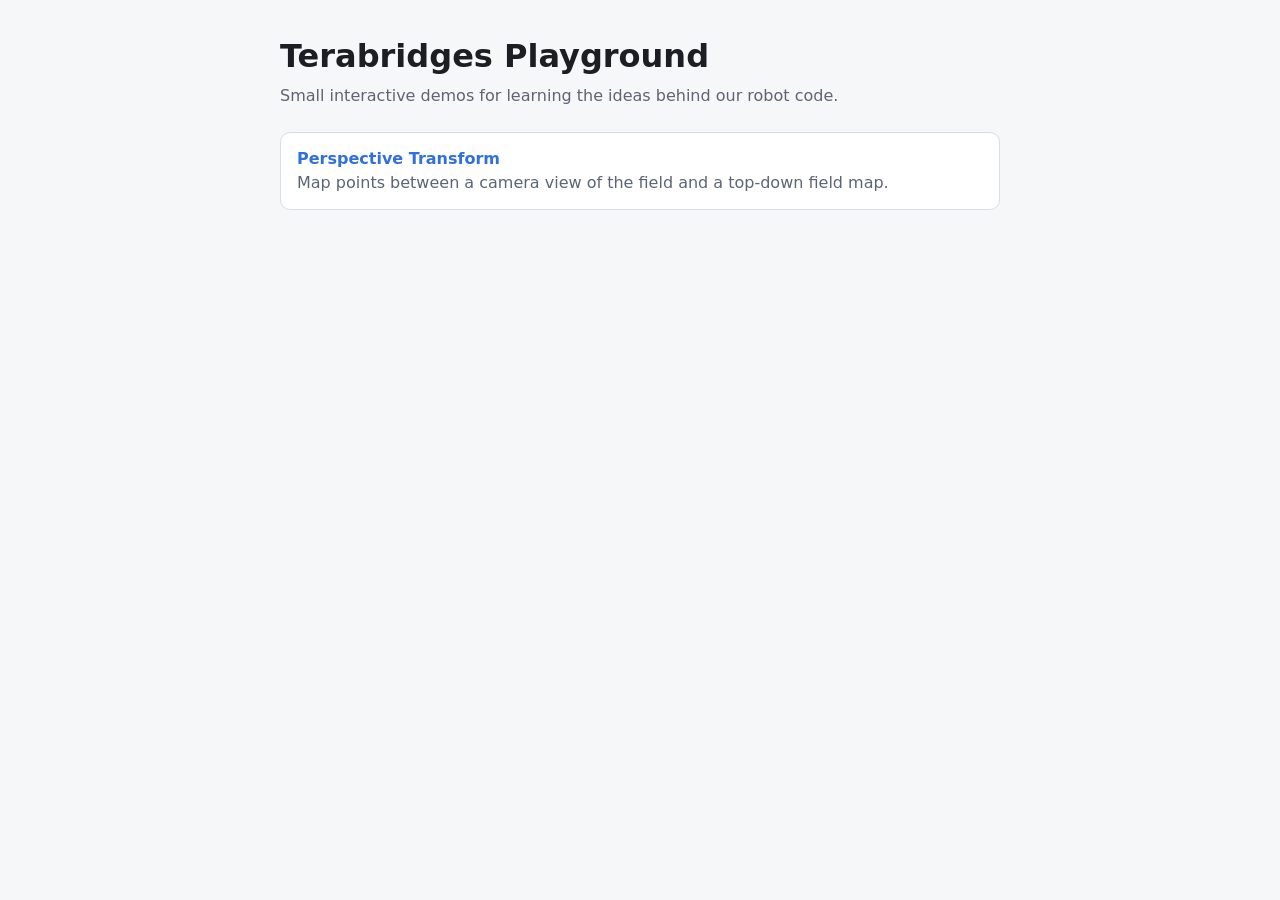
<file: index.html>
<!doctype html>
<html lang="en">
  <head>
    <meta charset="UTF-8" />
    <meta name="viewport" content="width=device-width, initial-scale=1.0" />
    <title>Terabridges Playground</title>
    <style>
      :root {
        --bg: #f6f7f9;
        --surface: #ffffff;
        --text: #1b1f24;
        --muted: #5b6573;
        --border: #d9dee5;
        --accent: #2f6fde;
        color-scheme: light;
      }
      @media (prefers-color-scheme: dark) {
        :root {
          --bg: #111418;
          --surface: #1a1f25;
          --text: #e6e9ee;
          --muted: #9aa4b1;
          --border: #2d343d;
          --accent: #5b8ff0;
          color-scheme: dark;
        }
      }
      body {
        margin: 0;
        padding: 32px 16px;
        background: var(--bg);
        color: var(--text);
        font: 16px/1.5 system-ui, -apple-system, "Segoe UI", sans-serif;
      }
      main {
        max-width: 720px;
        margin: 0 auto;
      }
      h1 {
        margin: 0 0 4px;
      }
      .lede {
        margin: 0 0 24px;
        color: var(--muted);
      }
      ul {
        list-style: none;
        padding: 0;
        display: grid;
        gap: 12px;
      }
      a {
        display: block;
        padding: 14px 16px;
        background: var(--surface);
        border: 1px solid var(--border);
        border-radius: 10px;
        color: inherit;
        text-decoration: none;
      }
      a:hover {
        border-color: var(--accent);
      }
      a strong {
        color: var(--accent);
      }
      a span {
        display: block;
        color: var(--muted);
      }
    </style>
  </head>
  <body>
    <main>
      <h1>Terabridges Playground</h1>
      <p class="lede">Small interactive demos for learning the ideas behind our robot code.</p>
      <ul>
        <li>
          <a href="perspective-transform/">
            <strong>Perspective Transform</strong>
            <span>Map points between a camera view of the field and a top-down field map.</span>
          </a>
        </li>
      </ul>
    </main>
  </body>
</html>
</file>
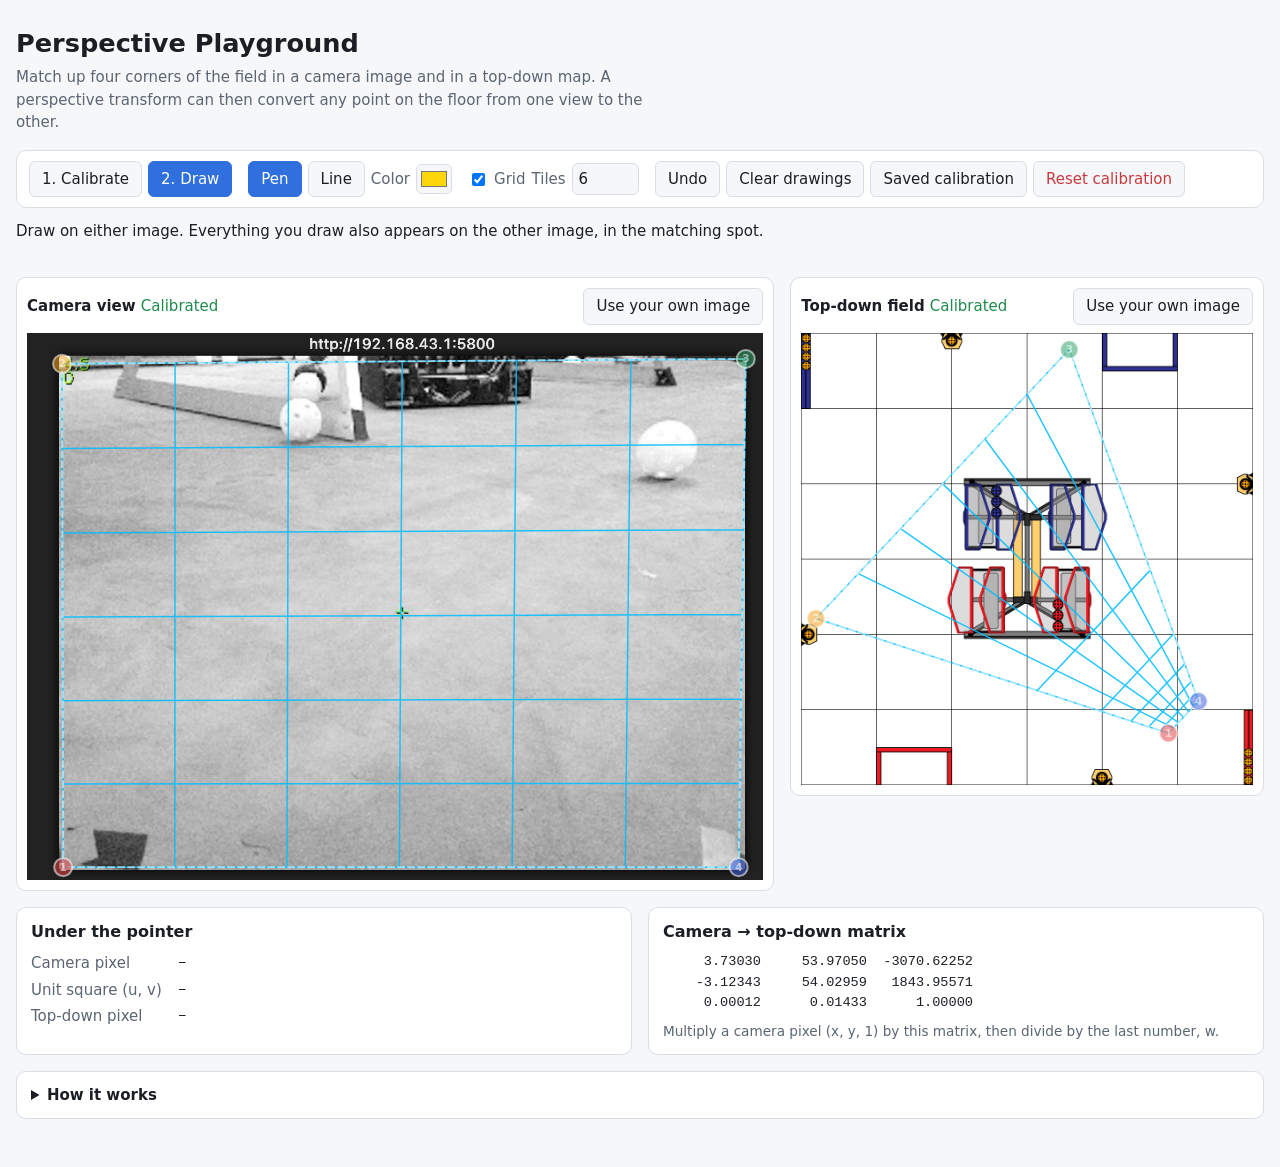
<file: perspective-transform/index.html>
<!doctype html>
<html lang="en">
  <head>
    <meta charset="UTF-8" />
    <meta name="viewport" content="width=device-width, initial-scale=1.0" />
    <title>Perspective Playground</title>
    <link rel="stylesheet" href="style.css" />
    <script type="module" src="js/main.js"></script>
  </head>
  <body>
    <header>
      <h1>Perspective Playground</h1>
      <p>
        Match up four corners of the field in a camera image and in a top-down map. A perspective transform can
        then convert any point on the floor from one view to the other.
      </p>
    </header>

    <div class="toolbar">
      <div class="group" role="group" aria-label="Mode">
        <button id="mode-calibrate" aria-pressed="true">1. Calibrate</button>
        <button id="mode-draw" aria-pressed="false">2. Draw</button>
      </div>
      <div class="group" role="group" aria-label="Drawing tool">
        <button id="tool-pen" aria-pressed="true">Pen</button>
        <button id="tool-line" aria-pressed="false">Line</button>
        <label class="color">Color <input id="color" type="color" value="#ffd60a" /></label>
      </div>
      <div class="group">
        <label><input id="show-grid" type="checkbox" checked /> Grid</label>
        <label>Tiles <input id="grid-divisions" type="number" min="1" max="48" value="6" /></label>
      </div>
      <div class="group">
        <button id="undo" title="Undo (Ctrl/Cmd+Z)">Undo</button>
        <button id="clear">Clear drawings</button>
        <button id="saved-calibration" title="Go back to the robot's calibration">Saved calibration</button>
        <button id="reset" class="danger">Reset calibration</button>
      </div>
    </div>

    <p id="instructions" class="instructions" aria-live="polite"></p>

    <main class="views">
      <figure>
        <figcaption>
          <span>Camera view <span id="camera-status" class="status"></span></span>
          <span class="image-actions">
            <label class="upload">Use your own image<input id="camera-upload" type="file" accept="image/*" /></label>
            <button id="camera-restore" hidden>Original image</button>
          </span>
        </figcaption>
        <div class="stage">
          <img id="camera-image" src="assets/calibrated_perspective.png" alt="The field seen from the robot's camera" draggable="false" />
          <canvas id="camera-canvas"></canvas>
        </div>
      </figure>
      <figure>
        <figcaption>
          <span>Top-down field <span id="field-status" class="status"></span></span>
          <span class="image-actions">
            <label class="upload">Use your own image<input id="field-upload" type="file" accept="image/*" /></label>
            <button id="field-restore" hidden>Original image</button>
          </span>
        </figcaption>
        <div class="stage">
          <img id="field-image" src="assets/biobuzz_top_down.png" alt="Top-down map of the field" draggable="false" />
          <canvas id="field-canvas"></canvas>
        </div>
      </figure>
    </main>

    <section class="panels">
      <div class="panel">
        <h2>Under the pointer</h2>
        <dl class="readout">
          <dt>Camera pixel</dt>
          <dd id="readout-camera">–</dd>
          <dt>Unit square (u, v)</dt>
          <dd id="readout-unit">–</dd>
          <dt>Top-down pixel</dt>
          <dd id="readout-topdown">–</dd>
        </dl>
      </div>
      <div class="panel">
        <h2>Camera → top-down matrix</h2>
        <pre id="matrix"></pre>
        <p class="hint">Multiply a camera pixel (x, y, 1) by this matrix, then divide by the last number, w.</p>
      </div>
    </section>

    <details class="explainer">
      <summary>How it works</summary>
      <p>
        The four corners you click on an image form a quadrilateral. <code>PerspectiveTransform.quadToSquare</code> builds a 3×3
        matrix that maps that quadrilateral onto the <em>unit square</em>: corner 1 goes to (0, 0), corner 2 to (1, 0), corner 3 to
        (1, 1) and corner 4 to (0, 1). Every drawing is saved in unit-square coordinates. To show it on an image, the page runs
        that image's transform backwards (<code>inverseTransform</code>).
      </p>
      <p>
        Going from one image to the other is just two steps: into the unit square with the first image's transform, then out
        with the second image's inverse. <code>quadToQuad</code> combines the two into the single matrix shown above. If a robot
        camera sees a game piece on the floor at some pixel, that matrix tells you where it is on the field map.
      </p>
      <p>
        <strong>The catch:</strong> this only works for points on the floor plane. Try tracing the top of a tall object in the
        camera view: it lands in the wrong spot on the top-down map, because a single photo can't tell you how high
        something is.
      </p>
    </details>
  </body>
</html>
</file>
<file: perspective-transform/style.css>
:root {
  --bg: #f6f7f9;
  --surface: #ffffff;
  --text: #1b1f24;
  --muted: #5b6573;
  --border: #d9dee5;
  --accent: #2f6fde;
  --accent-text: #ffffff;
  --danger: #c93a3f;
  --ok: #1f8a4c;
  color-scheme: light;
}

@media (prefers-color-scheme: dark) {
  :root {
    --bg: #111418;
    --surface: #1a1f25;
    --text: #e6e9ee;
    --muted: #9aa4b1;
    --border: #2d343d;
    --accent: #5b8ff0;
    --accent-text: #0b1220;
    --danger: #ef6b70;
    --ok: #4cc782;
    color-scheme: dark;
  }
}

* {
  box-sizing: border-box;
}

body {
  margin: 0;
  padding: 24px 16px 48px;
  background: var(--bg);
  color: var(--text);
  font: 15px/1.5 system-ui, -apple-system, "Segoe UI", sans-serif;
}

header,
.toolbar,
.instructions,
.views,
.panels,
.explainer {
  max-width: 1400px;
  margin-inline: auto;
}

h1 {
  margin: 0 0 4px;
  font-size: 1.6rem;
}

header p {
  margin: 0 0 16px;
  color: var(--muted);
  max-width: 70ch;
}

h2 {
  margin: 0 0 8px;
  font-size: 1rem;
}

.toolbar {
  display: flex;
  flex-wrap: wrap;
  gap: 8px 16px;
  align-items: center;
  padding: 10px 12px;
  background: var(--surface);
  border: 1px solid var(--border);
  border-radius: 10px;
}

.group {
  display: flex;
  flex-wrap: wrap;
  gap: 6px;
  align-items: center;
}

button {
  font: inherit;
  padding: 6px 12px;
  border-radius: 6px;
  border: 1px solid var(--border);
  background: var(--bg);
  color: var(--text);
  cursor: pointer;
}

button:hover {
  border-color: var(--accent);
}

button[aria-pressed="true"] {
  background: var(--accent);
  border-color: var(--accent);
  color: var(--accent-text);
}

button.danger {
  color: var(--danger);
}

label {
  display: inline-flex;
  gap: 6px;
  align-items: center;
  color: var(--muted);
}

input[type="number"] {
  width: 4.5em;
  font: inherit;
  padding: 4px 6px;
  border-radius: 6px;
  border: 1px solid var(--border);
  background: var(--bg);
  color: var(--text);
}

input[type="color"] {
  width: 36px;
  height: 30px;
  padding: 2px;
  border: 1px solid var(--border);
  border-radius: 6px;
  background: var(--bg);
}

.instructions {
  margin-block: 12px;
  min-height: 3em;
}

.swatch {
  display: inline-block;
  width: 0.8em;
  height: 0.8em;
  border-radius: 50%;
  background: var(--c);
  vertical-align: -0.05em;
}

.views {
  display: grid;
  grid-template-columns: 1fr;
  gap: 16px;
}

@media (min-width: 900px) {
  .views {
    grid-template-columns: 1.6fr 1fr;
    align-items: start;
  }
}

figure {
  margin: 0;
  padding: 10px;
  background: var(--surface);
  border: 1px solid var(--border);
  border-radius: 10px;
  min-width: 0;
}

figcaption {
  display: flex;
  flex-wrap: wrap;
  gap: 6px 12px;
  justify-content: space-between;
  align-items: center;
  margin-bottom: 8px;
  font-weight: 600;
}

.image-actions {
  display: flex;
  gap: 6px;
  font-weight: 400;
}

/* A file input styled like the other buttons. */
.upload {
  position: relative;
  padding: 6px 12px;
  border-radius: 6px;
  border: 1px solid var(--border);
  background: var(--bg);
  color: var(--text);
  cursor: pointer;
}

.upload:hover,
.upload:focus-within {
  border-color: var(--accent);
}

.upload input {
  position: absolute;
  width: 1px;
  height: 1px;
  opacity: 0;
}

.status {
  font-weight: 400;
  color: var(--muted);
}

.status.done {
  color: var(--ok);
}

/* The canvas sits exactly on top of the image and matches its size. */
.stage {
  position: relative;
  display: block;
  width: fit-content;
  max-width: 100%;
  margin-inline: auto;
}

.stage img {
  display: block;
  max-width: 100%;
  max-height: 72vh;
  user-select: none;
  -webkit-user-select: none;
}

.stage canvas {
  position: absolute;
  inset: 0;
  width: 100%;
  height: 100%;
  cursor: crosshair;
  touch-action: none;
}

.panels {
  display: grid;
  grid-template-columns: repeat(auto-fit, minmax(min(100%, 340px), 1fr));
  gap: 16px;
  margin-top: 16px;
}

.panel {
  padding: 12px 14px;
  background: var(--surface);
  border: 1px solid var(--border);
  border-radius: 10px;
}

.readout {
  display: grid;
  grid-template-columns: auto 1fr;
  gap: 4px 16px;
  margin: 0 0 12px;
}

.readout dt {
  color: var(--muted);
}

.readout dd {
  margin: 0;
  font-family: ui-monospace, SFMono-Regular, Menlo, monospace;
  font-variant-numeric: tabular-nums;
}

pre {
  margin: 0;
  overflow-x: auto;
  font-size: 0.85rem;
}

.hint {
  margin: 8px 0 0;
  font-size: 0.85rem;
  color: var(--muted);
}

.explainer {
  margin-top: 16px;
  padding: 12px 14px;
  background: var(--surface);
  border: 1px solid var(--border);
  border-radius: 10px;
}

.explainer summary {
  cursor: pointer;
  font-weight: 600;
}

.explainer p {
  max-width: 80ch;
}

/* Buttons in each image corner that place a calibration corner exactly there. */
.corner-button {
  position: absolute;
  width: 26px;
  height: 26px;
  padding: 0;
  border: none;
  border-radius: 0;
  background: rgba(0, 0, 0, 0.55);
  cursor: pointer;
}

.corner-button::before {
  content: "";
  position: absolute;
  inset: 5px;
  border: 0 solid #ffffff;
}

.corner-button:hover {
  background: var(--accent);
}

.corner-button.top-left {
  top: 0;
  left: 0;
}
.corner-button.top-left::before {
  border-top-width: 3px;
  border-left-width: 3px;
}

.corner-button.top-right {
  top: 0;
  right: 0;
}
.corner-button.top-right::before {
  border-top-width: 3px;
  border-right-width: 3px;
}

.corner-button.bottom-right {
  bottom: 0;
  right: 0;
}
.corner-button.bottom-right::before {
  border-bottom-width: 3px;
  border-right-width: 3px;
}

.corner-button.bottom-left {
  bottom: 0;
  left: 0;
}
.corner-button.bottom-left::before {
  border-bottom-width: 3px;
  border-left-width: 3px;
}
</file>
